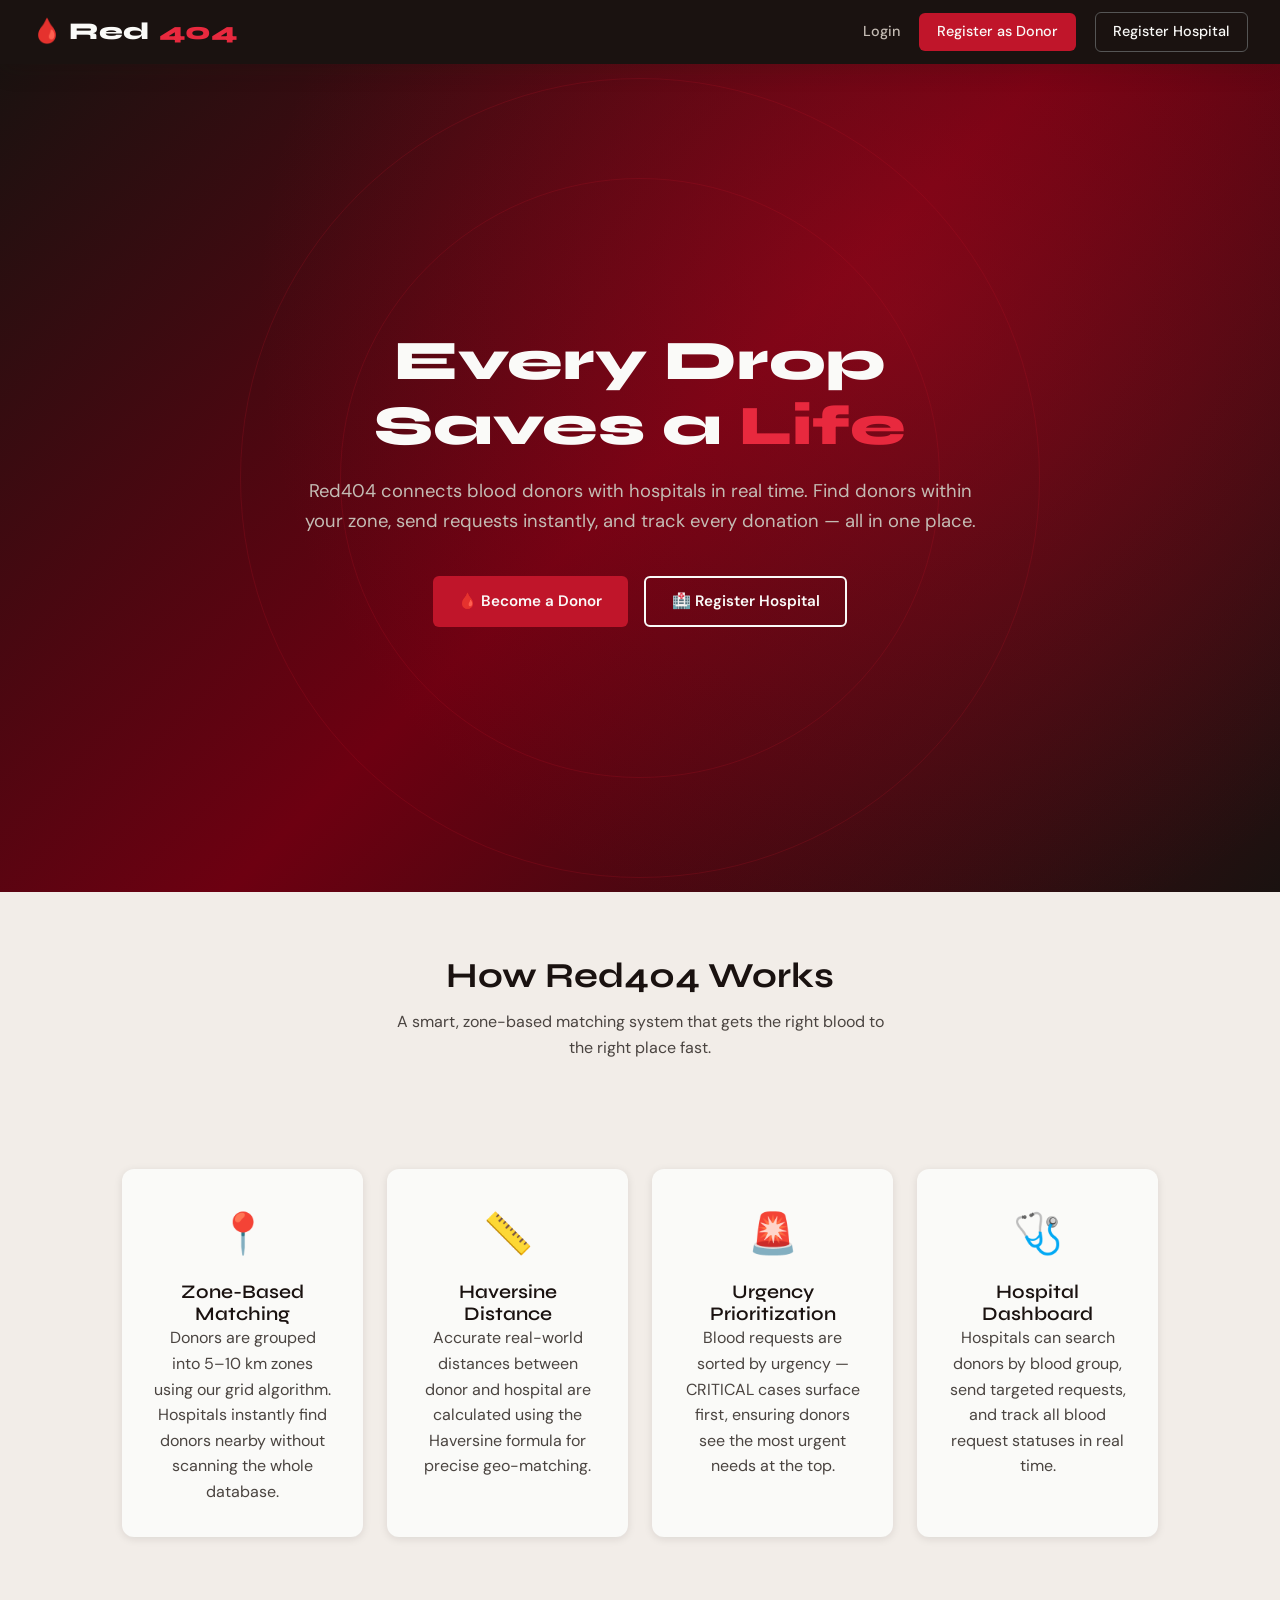
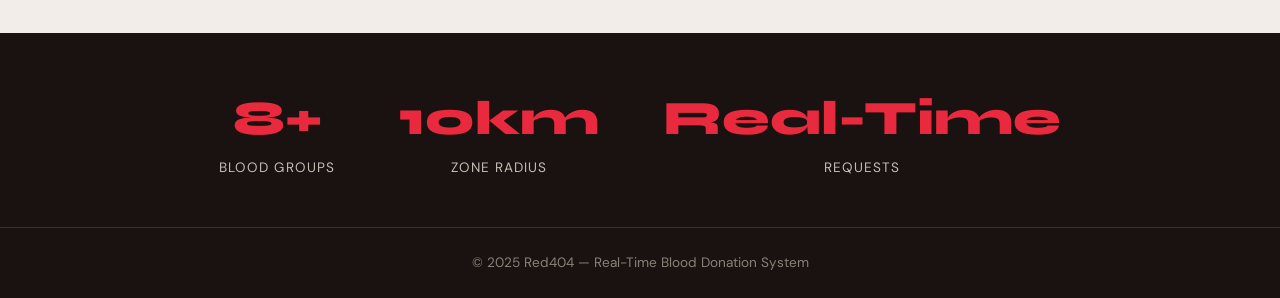
<file: src/main/webapp/index.html>
<!DOCTYPE html>
<html lang="en">
<head>
  <meta charset="UTF-8"/>
  <meta name="viewport" content="width=device-width, initial-scale=1.0"/>
  <title>Red404 — Real-Time Blood Donation</title>
  <link rel="stylesheet" href="css/style.css"/>
</head>
<body>

<!-- ── Navbar ── -->
<nav class="navbar">
  <div class="navbar-brand">🩸 Red<span class="dot">404</span></div>
  <div class="navbar-links">
    <a href="login.html">Login</a>
    <a href="register-donor.html" class="btn-nav">Register as Donor</a>
    <a href="register-hospital.html" class="btn-nav" style="background:var(--dark);border:1.5px solid #555;">Register Hospital</a>
  </div>
</nav>

<!-- ── Hero ── -->
<section class="hero">
  <div class="pulse-ring"></div>
  <div class="pulse-ring"></div>
  <div class="hero-content">
    <h1>Every Drop<br/>Saves a <span>Life</span></h1>
    <p>Red404 connects blood donors with hospitals in real time. Find donors within your zone, send requests instantly, and track every donation — all in one place.</p>
    <div class="hero-buttons">
      <a href="register-donor.html" class="btn btn-primary">🩸 Become a Donor</a>
      <a href="register-hospital.html" class="btn btn-outline" style="border-color:var(--white);color:var(--white);">🏥 Register Hospital</a>
    </div>
  </div>
</section>

<!-- ── Features ── -->
<section style="background: var(--off-white); padding: 1rem 0;">
  <div style="text-align:center;padding:3rem 2rem 1rem;">
    <h2>How Red404 Works</h2>
    <p style="max-width:500px;margin:.8rem auto;">A smart, zone-based matching system that gets the right blood to the right place fast.</p>
  </div>
  <div class="features">
    <div class="feature-card">
      <div class="feature-icon">📍</div>
      <h3>Zone-Based Matching</h3>
      <p>Donors are grouped into 5–10 km zones using our grid algorithm. Hospitals instantly find donors nearby without scanning the whole database.</p>
    </div>
    <div class="feature-card">
      <div class="feature-icon">📏</div>
      <h3>Haversine Distance</h3>
      <p>Accurate real-world distances between donor and hospital are calculated using the Haversine formula for precise geo-matching.</p>
    </div>
    <div class="feature-card">
      <div class="feature-icon">🚨</div>
      <h3>Urgency Prioritization</h3>
      <p>Blood requests are sorted by urgency — CRITICAL cases surface first, ensuring donors see the most urgent needs at the top.</p>
    </div>
    <div class="feature-card">
      <div class="feature-icon">🩺</div>
      <h3>Hospital Dashboard</h3>
      <p>Hospitals can search donors by blood group, send targeted requests, and track all blood request statuses in real time.</p>
    </div>
  </div>
</section>

<!-- ── Stats Banner ── -->
<section style="background:var(--dark);padding:3rem 2rem;text-align:center;">
  <div style="display:flex;justify-content:center;gap:4rem;flex-wrap:wrap;">
    <div>
      <div style="font-family:'Syne',sans-serif;font-size:3rem;font-weight:800;color:var(--red-light);">8+</div>
      <div style="color:var(--gray-300);font-size:0.85rem;text-transform:uppercase;letter-spacing:.08em;">Blood Groups</div>
    </div>
    <div>
      <div style="font-family:'Syne',sans-serif;font-size:3rem;font-weight:800;color:var(--red-light);">10km</div>
      <div style="color:var(--gray-300);font-size:0.85rem;text-transform:uppercase;letter-spacing:.08em;">Zone Radius</div>
    </div>
    <div>
      <div style="font-family:'Syne',sans-serif;font-size:3rem;font-weight:800;color:var(--red-light);">Real-Time</div>
      <div style="color:var(--gray-300);font-size:0.85rem;text-transform:uppercase;letter-spacing:.08em;">Requests</div>
    </div>
  </div>
</section>

<footer style="background:var(--dark);padding:1.5rem 2rem;text-align:center;border-top:1px solid #333;">
  <p style="color:var(--gray-500);font-size:0.85rem;">© 2025 Red404 — Real-Time Blood Donation System</p>
</footer>

</body>
</html>
</file>
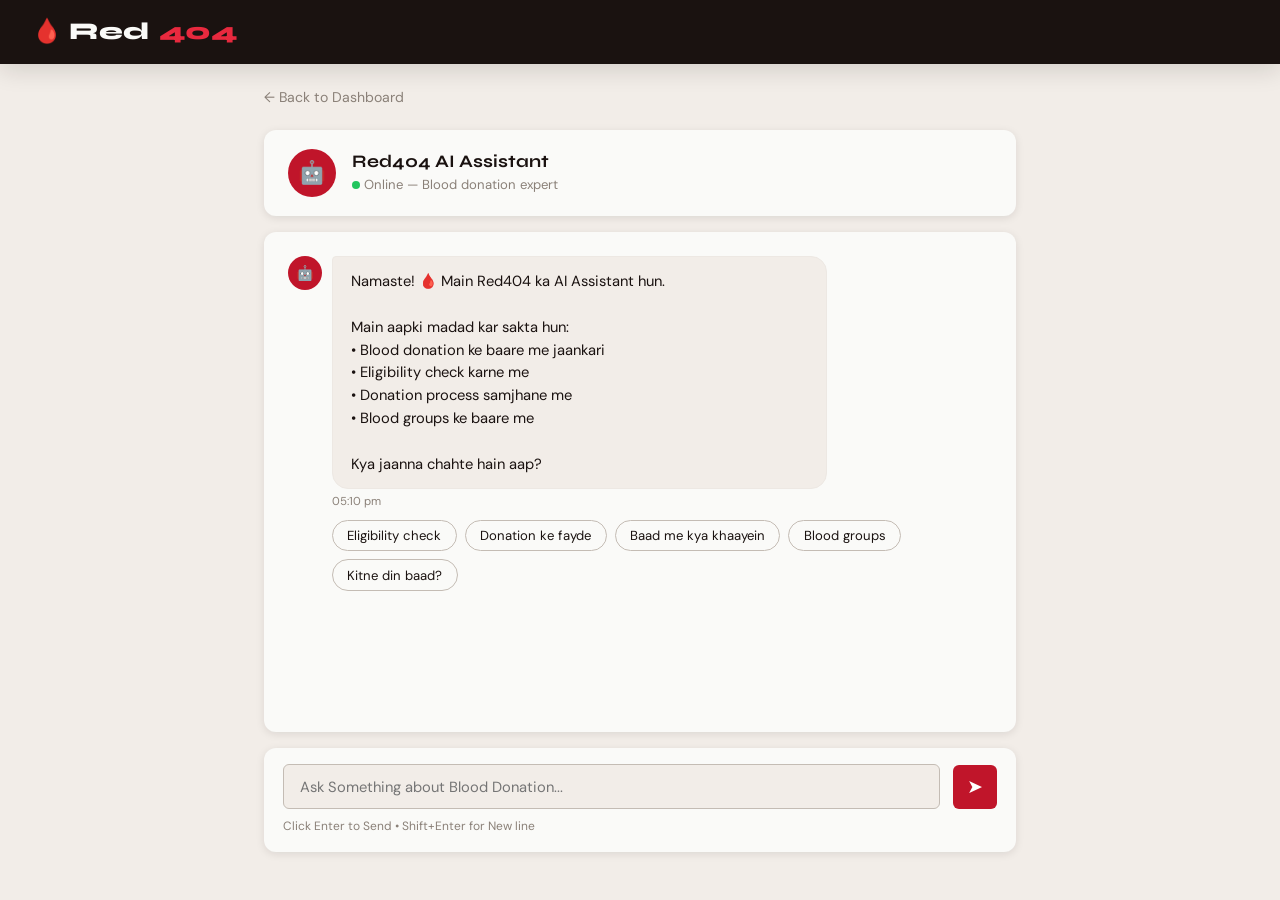
<file: src/main/webapp/chatbot.html>
<!DOCTYPE html>
<html lang="en">
<head>
  <meta charset="UTF-8"/>
  <meta name="viewport" content="width=device-width, initial-scale=1.0"/>
  <title>Red404 AI Assistant</title>
  <link rel="stylesheet" href="css/style.css"/>
  <style>
    .chat-page {
      min-height: 100vh;
      display: flex;
      flex-direction: column;
      background: var(--off-white);
    }
    .chat-container {
      flex: 1;
      max-width: 800px;
      width: 100%;
      margin: 0 auto;
      padding: 1.5rem;
      display: flex;
      flex-direction: column;
      gap: 1rem;
    }
    .chat-header {
      background: var(--white);
      border-radius: var(--radius);
      padding: 1.2rem 1.5rem;
      display: flex;
      align-items: center;
      gap: 1rem;
      box-shadow: var(--shadow-sm);
    }
    .chat-header .bot-avatar {
      width: 48px; height: 48px;
      background: var(--red);
      border-radius: 50%;
      display: flex; align-items: center; justify-content: center;
      font-size: 1.4rem;
    }
    .chat-header h2 { font-size: 1.1rem; margin-bottom: 2px; }
    .chat-header p  { font-size: 0.82rem; color: var(--gray-500); margin: 0; }
    .online-dot {
      width: 8px; height: 8px;
      background: #22c55e;
      border-radius: 50%;
      display: inline-block;
      margin-right: 4px;
    }

    .chat-messages {
      flex: 1;
      background: var(--white);
      border-radius: var(--radius);
      padding: 1.5rem;
      min-height: 420px;
      max-height: 500px;
      overflow-y: auto;
      display: flex;
      flex-direction: column;
      gap: 1rem;
      box-shadow: var(--shadow-sm);
    }

    .message {
      display: flex;
      gap: 10px;
      align-items: flex-start;
      animation: fadeIn 0.3s ease;
    }
    @keyframes fadeIn { from { opacity:0; transform:translateY(8px); } to { opacity:1; transform:translateY(0); } }

    .message.user { flex-direction: row-reverse; }

    .msg-avatar {
      width: 34px; height: 34px; border-radius: 50%;
      display: flex; align-items: center; justify-content: center;
      font-size: 0.9rem; font-weight: 700; flex-shrink: 0;
    }
    .bot  .msg-avatar { background: var(--red);  color: white; }
    .user .msg-avatar { background: var(--dark); color: white; }

    .msg-bubble {
      max-width: 75%;
      padding: 0.8rem 1.1rem;
      border-radius: 16px;
      font-size: 0.92rem;
      line-height: 1.55;
    }
    .bot  .msg-bubble {
      background: var(--off-white);
      border: 1px solid var(--gray-100);
      border-top-left-radius: 4px;
      color: var(--dark);
    }
    .user .msg-bubble {
      background: var(--red);
      color: white;
      border-top-right-radius: 4px;
    }
    .msg-time {
      font-size: 0.72rem;
      color: var(--gray-500);
      margin-top: 4px;
      display: block;
    }
    .user .msg-time { text-align: right; }

    /* Typing indicator */
    .typing .msg-bubble {
      display: flex; gap: 5px; align-items: center;
      padding: 0.9rem 1.2rem;
    }
    .typing-dot {
      width: 7px; height: 7px;
      background: var(--gray-500);
      border-radius: 50%;
      animation: typingBounce 1.2s infinite;
    }
    .typing-dot:nth-child(2) { animation-delay: 0.2s; }
    .typing-dot:nth-child(3) { animation-delay: 0.4s; }
    @keyframes typingBounce {
      0%, 60%, 100% { transform: translateY(0); }
      30% { transform: translateY(-6px); }
    }

    /* Quick questions */
    .quick-questions {
      display: flex; flex-wrap: wrap; gap: 0.5rem;
      margin-top: 0.5rem;
    }
    .quick-btn {
      background: var(--white);
      border: 1.5px solid var(--gray-300);
      border-radius: 999px;
      padding: 0.4rem 0.9rem;
      font-size: 0.82rem;
      cursor: pointer;
      transition: all 0.2s;
      color: var(--dark);
      font-family: 'DM Sans', sans-serif;
    }
    .quick-btn:hover {
      border-color: var(--red);
      color: var(--red);
      background: #FEE2E2;
    }

    /* Input area */
    .chat-input-area {
      background: var(--white);
      border-radius: var(--radius);
      padding: 1rem 1.2rem;
      box-shadow: var(--shadow-sm);
    }
    .chat-input-row {
      display: flex; gap: 0.8rem; align-items: flex-end;
    }
    .chat-input-row textarea {
      flex: 1;
      border: 1.5px solid var(--gray-300);
      border-radius: var(--radius-sm);
      padding: 0.7rem 1rem;
      font-family: 'DM Sans', sans-serif;
      font-size: 0.92rem;
      resize: none;
      outline: none;
      max-height: 120px;
      transition: border-color 0.2s;
      color: var(--dark);
      background: var(--off-white);
    }
    .chat-input-row textarea:focus { border-color: var(--red); }
    .send-btn {
      width: 44px; height: 44px;
      background: var(--red);
      border: none; border-radius: var(--radius-sm);
      color: white; font-size: 1.2rem;
      cursor: pointer; transition: background 0.2s;
      display: flex; align-items: center; justify-content: center;
      flex-shrink: 0;
    }
    .send-btn:hover { background: var(--red-dark); }
    .send-btn:disabled { background: var(--gray-300); cursor: not-allowed; }

    .input-hint {
      font-size: 0.75rem;
      color: var(--gray-500);
      margin-top: 0.5rem;
    }

    .back-btn {
      display: inline-flex; align-items: center; gap: 6px;
      color: var(--gray-500); font-size: 0.88rem;
      margin-bottom: 0.5rem;
      background: none; border: none; cursor: pointer;
      font-family: 'DM Sans', sans-serif;
      padding: 0;
    }
    .back-btn:hover { color: var(--red); }
  </style>
</head>
<body class="chat-page">

<nav class="navbar">
  <div class="navbar-brand">🩸 Red<span class="dot">404</span></div>
  <div class="navbar-links">
    <span id="nav-name" style="color:var(--gray-300);font-size:.9rem;"></span>
  </div>
</nav>

<div class="chat-container">

  <!-- Back Button -->
  <button class="back-btn" onclick="goBack()">← Back to Dashboard</button>

  <!-- Chat Header -->
  <div class="chat-header">
    <div class="bot-avatar">🤖</div>
    <div>
      <h2>Red404 AI Assistant</h2>
      <p><span class="online-dot"></span>Online — Blood donation expert</p>
    </div>
  </div>

  <!-- Messages -->
  <div class="chat-messages" id="chat-messages">
    <!-- Welcome message -->
    <div class="message bot">
      <div class="msg-avatar">🤖</div>
      <div>
        <div class="msg-bubble">
          Namaste! 🩸 Main Red404 ka AI Assistant hun.<br/><br/>
          Main aapki madad kar sakta hun:<br/>
          • Blood donation ke baare me jaankari<br/>
          • Eligibility check karne me<br/>
          • Donation process samjhane me<br/>
          • Blood groups ke baare me<br/><br/>
          Kya jaanna chahte hain aap?
        </div>
        <span class="msg-time" id="welcome-time"></span>
        <!-- Quick Questions -->
        <div class="quick-questions">
          <button class="quick-btn" onclick="sendQuick('Kya mai blood donate kar sakta hun?')">Eligibility check</button>
          <button class="quick-btn" onclick="sendQuick('Blood donation ke fayde kya hain?')">Donation ke fayde</button>
          <button class="quick-btn" onclick="sendQuick('Donate karne ke baad kya khaana chahiye?')">Baad me kya khaayein</button>
          <button class="quick-btn" onclick="sendQuick('O+ blood group ke baare me batao')">Blood groups</button>
          <button class="quick-btn" onclick="sendQuick('Kitne din baad dobara donate kar sakte hain?')">Kitne din baad?</button>
        </div>
      </div>
    </div>
  </div>

  <!-- Input Area -->
  <div class="chat-input-area">
    <div class="chat-input-row">
      <textarea
        id="user-input"
        rows="1"
        placeholder="Ask Something about Blood Donation..."
        onkeydown="handleKey(event)"
        oninput="autoResize(this)"
      ></textarea>
      <button class="send-btn" id="send-btn" onclick="sendMessage()">➤</button>
    </div>
    <p class="input-hint">Click Enter to Send • Shift+Enter for New line</p>
  </div>

</div>

<script src="js/auth.js"></script>
<script>
  // ── YOUR GROQ API KEY  ──────────────────────────
  const GROQ_API_KEY = 'My groq API KEY is here';
  const GROQ_MODEL = 'openai/gpt-oss-120b';
  const GROQ_URL     = 'https://api.groq.com/openai/v1/chat/completions';

  // ── System prompt ────────────────────
  const SYSTEM_PROMPT = `Tu Red404 ka AI Assistant hai — ek real-time blood donation system.
Tu sirf blood donation, blood groups, health, aur Red404 platform se related sawaalon ke jawaab deta hai.
Agar koi aur topic poocha jaye to politely kehta hai ki main sirf blood donation ke baare me help kar sakta hun.

Tere paas ye jaankari hai:
- Blood donation eligibility: 18-65 saal, weight 50kg+, healthy hona chahiye
- Dobara donate karne ka time: Male = 90 din, Female = 120 din
- Ek baar me 350-450ml blood leta hai
- Donation ke baad: paani zyada piyo, iron-rich khana khao, heavy exercise mat karo 24 ghante
- Blood groups: A+, A-, B+, B-, AB+, AB-, O+, O- — O- universal donor, AB+ universal recipient
- Red404 me donor register kar sakte hain, hospital blood request bhej sakta hai
- Zone-based matching: 5-10km radius me donors dhundhe jaate hain

Hinglish me baat kar (Hindi + English mix) — friendly aur helpful tone rakho.
Short aur clear jawab do — zyada lamba mat likho.`;

  // ── Conversation history ──────────────────────────────────────
  const messages = [];

  // ── Init ─────────────────────────────────────────────────────
  document.getElementById('welcome-time').textContent = getTime();
  const user = Auth.getUser();
  if (user.name) document.getElementById('nav-name').textContent = user.name;

  // ── Go back to dashboard ──────────────────────────────────────
  function goBack() {
    const type = sessionStorage.getItem('userType');
    window.location.href = type === 'DONOR' ? 'donor-dashboard.html' : 'hospital-dashboard.html';
  }

  // ── Send quick question ───────────────────────────────────────
  function sendQuick(text) {
    document.getElementById('user-input').value = text;
    sendMessage();
  }

  // ── Handle Enter key ──────────────────────────────────────────
  function handleKey(e) {
    if (e.key === 'Enter' && !e.shiftKey) {
      e.preventDefault();
      sendMessage();
    }
  }

  // ── Auto resize textarea ──────────────────────────────────────
  function autoResize(el) {
    el.style.height = 'auto';
    el.style.height = Math.min(el.scrollHeight, 120) + 'px';
  }

  // ── Main send function ────────────────────────────────────────
  async function sendMessage() {
    const input   = document.getElementById('user-input');
    const sendBtn = document.getElementById('send-btn');
    const text    = input.value.trim();
    if (!text) return;

    // Add user message to UI
    addMessage('user', text);
    input.value = '';
    input.style.height = 'auto';
    sendBtn.disabled = true;

    // Add to history
    messages.push({ role: 'user', content: text });

    // Show typing indicator
    const typingId = showTyping();

    try {
      const response = await fetch(GROQ_URL, {
        method: 'POST',
        headers: {
          'Content-Type':  'application/json',
          'Authorization': `Bearer ${GROQ_API_KEY}`
        },
        body: JSON.stringify({
          model:    GROQ_MODEL,
          messages: [
            { role: 'system', content: SYSTEM_PROMPT },
            ...messages
          ],
          max_tokens:  500,
          temperature: 0.7
        })
      });

      const data = await response.json();

      if (response.ok) {
        const reply = data.choices[0].message.content;
        messages.push({ role: 'assistant', content: reply });
        removeTyping(typingId);
        addMessage('bot', reply);
      } else {
        removeTyping(typingId);
        addMessage('bot', '❌ Error occured. try again later.');
        console.error('Groq error:', data);
      }
    } catch(err) {
      removeTyping(typingId);
      addMessage('bot', '❌ Network error. Check your internet connection.');
      console.error(err);
    } finally {
      sendBtn.disabled = false;
      input.focus();
    }
  }

  // ── Add message to chat ───────────────────────────────────────
  function addMessage(type, text) {
    const container = document.getElementById('chat-messages');
    const div = document.createElement('div');
    div.className = `message ${type}`;

    const avatar = type === 'bot' ? '🤖' : (Auth.getUser().name || 'U').charAt(0).toUpperCase();

    div.innerHTML = `
      <div class="msg-avatar">${avatar}</div>
      <div>
        <div class="msg-bubble">${formatText(text)}</div>
        <span class="msg-time">${getTime()}</span>
      </div>`;

    container.appendChild(div);
    container.scrollTop = container.scrollHeight;
  }

  // ── Typing indicator ──────────────────────────────────────────
  function showTyping() {
    const id = 'typing-' + Date.now();
    const container = document.getElementById('chat-messages');
    const div = document.createElement('div');
    div.className = 'message bot typing';
    div.id = id;
    div.innerHTML = `
      <div class="msg-avatar">🤖</div>
      <div class="msg-bubble">
        <div class="typing-dot"></div>
        <div class="typing-dot"></div>
        <div class="typing-dot"></div>
      </div>`;
    container.appendChild(div);
    container.scrollTop = container.scrollHeight;
    return id;
  }

  function removeTyping(id) {
    const el = document.getElementById(id);
    if (el) el.remove();
  }

  // ── Format text — newlines to <br> ───────────────────────────
  function formatText(text) {
    return text
      .replace(/&/g, '&amp;')
      .replace(/</g, '&lt;')
      .replace(/>/g, '&gt;')
      .replace(/\n/g, '<br/>')
      .replace(/\*\*(.*?)\*\*/g, '<strong>$1</strong>');
  }

  // ── Get current time ──────────────────────────────────────────
  function getTime() {
    return new Date().toLocaleTimeString('en-IN', { hour: '2-digit', minute: '2-digit' });
  }
</script>
</body>
</html>
</file>
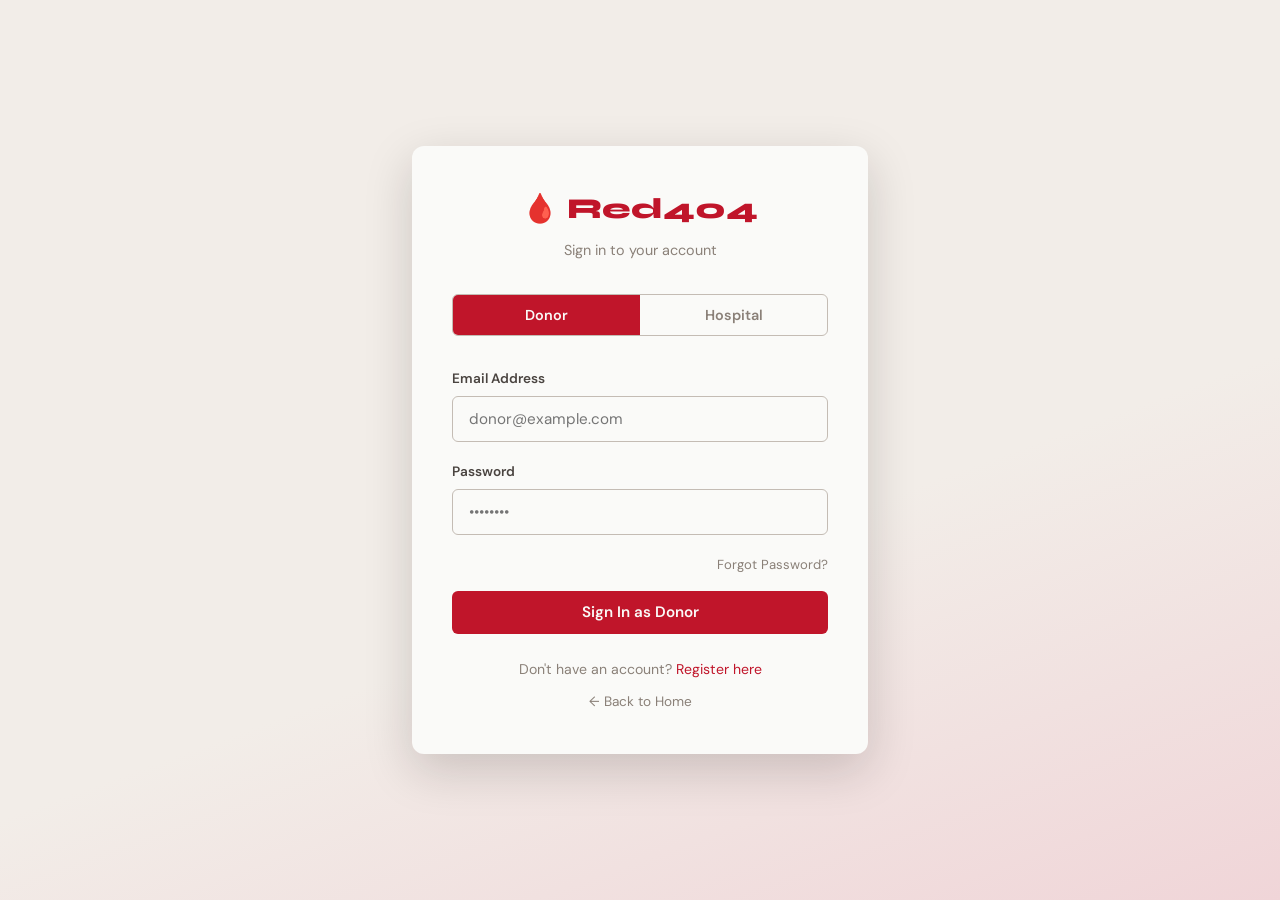
<file: src/main/webapp/donor-dashboard.html>
<!DOCTYPE html>
<html lang="en">
<head>
  <meta charset="UTF-8"/>
  <meta name="viewport" content="width=device-width, initial-scale=1.0"/>
  <title>Donor Dashboard — Red404</title>
  <link rel="stylesheet" href="css/style.css"/>
  <script src="js/auth.js"></script>
</head>
<body>

<!-- ── Navbar ── -->
<nav class="navbar">
  <div class="navbar-brand">🩸 Red<span class="dot">404</span></div>
  <div class="navbar-links">
    <a href="chatbot.html" class="btn-nav" style="background:var(--gray-700);">🤖 AI Assistant</a>
    <span id="nav-name" style="color:var(--gray-300);font-size:0.9rem;"></span>
    <button onclick="logout()" class="btn-nav" style="background:transparent;border:1.5px solid #555;color:var(--gray-300);padding:.4rem 1rem;border-radius:6px;cursor:pointer;font-size:.85rem;">Logout</button>
  </div>
</nav>

<div class="dashboard-layout">

  <!-- ── Sidebar ── -->
  <aside class="sidebar">
    <div class="sidebar-user">
      <div class="sidebar-avatar" id="avatar-letter">D</div>
      <div class="sidebar-user-name" id="sidebar-name">Donor</div>
      <div class="sidebar-user-role">Blood Donor</div>
    </div>
    <nav class="sidebar-nav">
      <a href="#" class="active" onclick="show('overview',this)"><span class="icon">📊</span><span>Overview</span></a>
      <a href="#" onclick="show('requests',this)"><span class="icon">🩸</span><span>Requests</span></a>
      <a href="#" onclick="show('profile',this)"><span class="icon">👤</span><span>My Profile</span></a>
      <a href="#" onclick="show('password',this)"><span class="icon">🔒</span><span>Password</span></a>
    </nav>
  </aside>

  <!-- ── Main ── -->
  <main class="main-content">

    <!-- Overview -->
    <section id="sec-overview" class="tab-section active">
      <div class="page-header">
        <h2 id="welcome-name">Welcome back!</h2>
        <p>Your donation activity and stats</p>
      </div>
      <div class="stats-grid" id="stats-grid">
        <div class="stat-card"><div class="stat-value" id="stat-fulfilled">—</div><div class="stat-label">Donations</div></div>
        <div class="stat-card"><div class="stat-value" id="stat-pending">—</div><div class="stat-label">Pending</div></div>
        <div class="stat-card"><div class="stat-value" id="stat-accepted">—</div><div class="stat-label">Accepted</div></div>
        <div class="stat-card"><div class="stat-value" id="stat-rejected">—</div><div class="stat-label">Declined</div></div>
      </div>
      <div class="card">
        <div class="card-title">🩸 Recent Blood Requests</div>
        <div class="table-wrap" id="overview-requests-wrap">
          <p style="color:var(--gray-500);font-size:.9rem;">Loading...</p>
        </div>
      </div>
    </section>

    <!-- Requests -->
    <section id="sec-requests" class="tab-section">
      <div class="page-header">
        <h2>Blood Requests</h2>
        <p>Sorted by urgency — CRITICAL requests appear first</p>
      </div>
      <div id="alert-requests"></div>
      <div id="requests-list"><p style="color:var(--gray-500);">Loading...</p></div>
    </section>

    <!-- Profile -->
    <section id="sec-profile" class="tab-section">
      <div class="page-header">
        <h2>My Profile</h2>
        <p>Update your personal information</p>
      </div>
      <div class="card" style="max-width:540px;">
        <div id="alert-profile"></div>
        <form onsubmit="updateProfile(event)">
          <div class="form-group">
            <label>Full Name</label>
            <input type="text" id="p-name" class="form-control" required/>
          </div>
          <div class="form-group">
            <label>Phone Number</label>
            <input type="tel" id="p-phone" class="form-control"/>
          </div>
          <div class="form-group">
            <label>Address</label>
            <input type="text" id="p-address" class="form-control"/>
          </div>
          <div class="form-row">
            <div class="form-group">
              <label>Latitude</label>
              <input type="number" id="p-lat" class="form-control" step="any"/>
            </div>
            <div class="form-group">
              <label>Longitude</label>
              <input type="number" id="p-lon" class="form-control" step="any"/>
            </div>
          </div>
          <div class="form-group">
            <label>Availability</label>
            <select id="p-available" class="form-control">
              <option value="true">Available to Donate</option>
              <option value="false">Not Available</option>
            </select>
          </div>
          <button type="submit" class="btn btn-primary" id="profile-btn">Save Changes</button>
        </form>
      </div>
    </section>

    <!-- Password -->
    <section id="sec-password" class="tab-section">
      <div class="page-header">
        <h2>Change Password</h2>
        <p>Keep your account secure</p>
      </div>
      <div class="card" style="max-width:420px;">
        <div id="alert-password"></div>
        <form onsubmit="changePassword(event)">
          <div class="form-group">
            <label>Current Password</label>
            <input type="password" id="pw-current" class="form-control" required/>
          </div>
          <div class="form-group">
            <label>New Password</label>
            <input type="password" id="pw-new" class="form-control" minlength="8" required/>
          </div>
          <div class="form-group">
            <label>Confirm New Password</label>
            <input type="password" id="pw-confirm" class="form-control" required/>
          </div>
          <button type="submit" class="btn btn-primary" id="pw-btn">Update Password</button>
        </form>
      </div>
    </section>

  </main>
</div>

<script src="js/donor.js"></script>
</body>
</html>
</file>
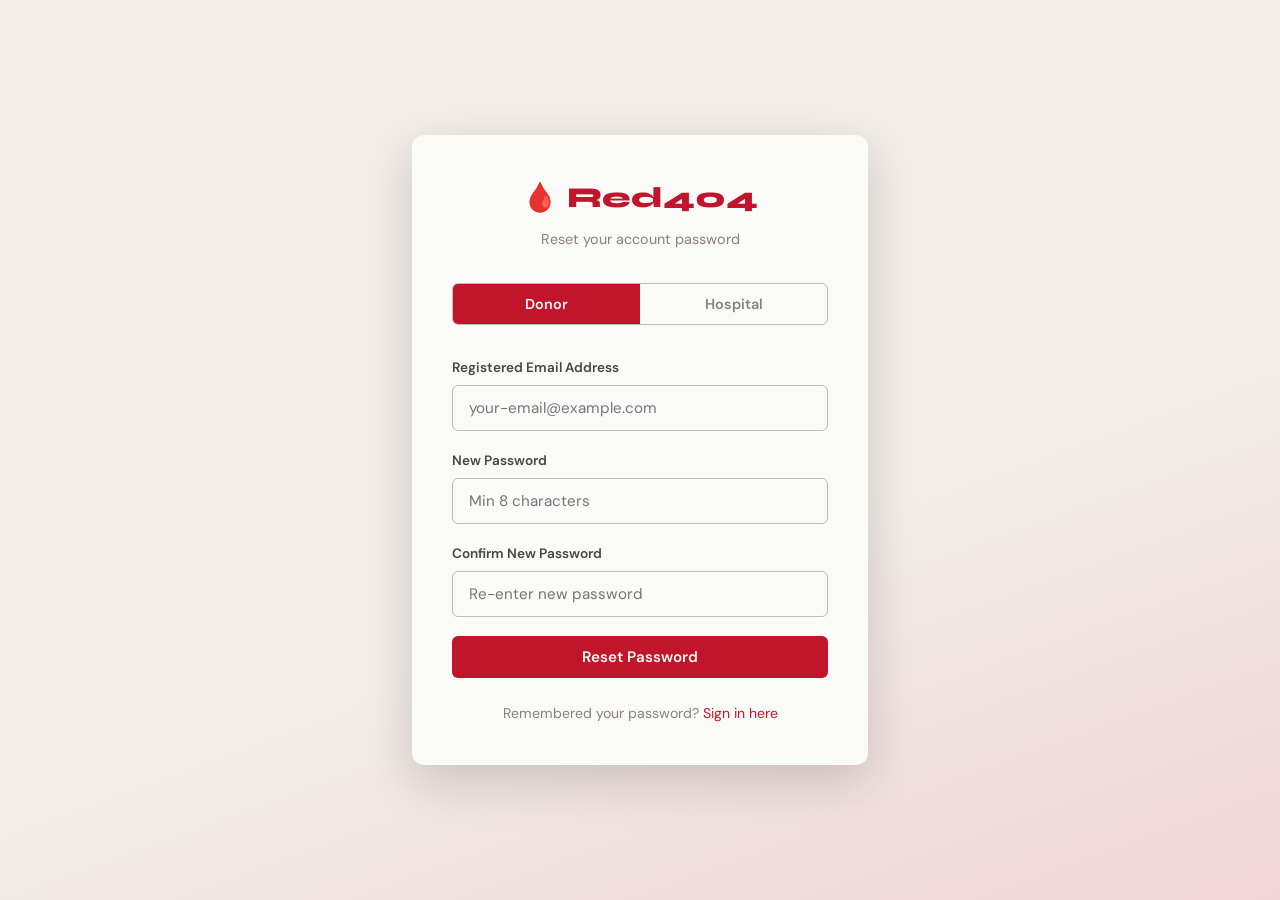
<file: src/main/webapp/forgot-password.html>
<!DOCTYPE html>
<html lang="en">
<head>
  <meta charset="UTF-8"/>
  <meta name="viewport" content="width=device-width, initial-scale=1.0"/>
  <title>Reset Password — Red404</title>
  <link rel="stylesheet" href="css/style.css"/>
  <script src="js/auth.js" defer></script>
</head>
<body class="auth-page">

<div class="auth-box">
  <div class="auth-card">
    <div class="auth-header">
      <div class="logo">🩸 Red404</div>
      <p style="color:var(--gray-500);font-size:0.9rem;">Reset your account password</p>
    </div>

    <div class="auth-tabs">
      <button class="auth-tab active" onclick="switchType('donor')">Donor</button>
      <button class="auth-tab" onclick="switchType('hospital')">Hospital</button>
    </div>

    <div id="alert-box"></div>

    <form id="reset-form" onsubmit="handleReset(event)">
      <div class="form-group">
        <label>Registered Email Address</label>
        <input type="email" id="reset-email" class="form-control" placeholder="your-email@example.com" required/>
      </div>
      <div class="form-group">
        <label>New Password</label>
        <input type="password" id="reset-password" class="form-control" placeholder="Min 8 characters" minlength="8" required/>
      </div>
      <div class="form-group">
        <label>Confirm New Password</label>
        <input type="password" id="reset-confirm" class="form-control" placeholder="Re-enter new password" required/>
      </div>
      
      <button type="submit" class="btn btn-primary" style="width:100%;justify-content:center;" id="reset-btn">
        Reset Password
      </button>
    </form>

    <div style="text-align:center;margin-top:1.5rem;font-size:0.88rem;color:var(--gray-500);">
      Remembered your password?
      <a href="login.html">Sign in here</a>
    </div>
  </div>
</div>

<script>
  let currentType = 'donor';

  // Toggle between Donor and Hospital tabs
  function switchType(type) {
    currentType = type;
    document.querySelectorAll('.auth-tab').forEach((t, i) =>
      t.classList.toggle('active', (i === 0 && type === 'donor') || (i === 1 && type === 'hospital'))
    );
    
    // UI layout adaptations matching the selected role
    const btn = document.getElementById('reset-btn');
    if (type === 'hospital') {
      btn.className = 'btn btn-secondary';
    } else {
      btn.className = 'btn btn-primary';
    }
    document.getElementById('alert-box').innerHTML = '';
  }

  async function handleReset(e) {
    e.preventDefault();
    
    const email    = document.getElementById('reset-email').value.trim();
    const password = document.getElementById('reset-password').value;
    const confirm  = document.getElementById('reset-confirm').value;

    // Frontend Validations using auth.js helpers
    if (!Validate.email(email)) {
      showAlert('alert-box', 'Please enter a valid email address.', 'error');
      return;
    }
    if (!Validate.passwordsMatch(password, confirm)) {
      showAlert('alert-box', 'Passwords do not match.', 'error');
      return;
    }

    setButtonLoading('reset-btn', true, 'Reset Password');
    
    try {
      // Direct pass to the dynamic auth endpoint
      const { ok, data } = await API.post(`/api/auth/${currentType}/forgot-password`, { email, password });
      
      if (ok) {
        showAlert('alert-box', 'Password reset successfully! Redirecting to login...', 'success');
        setTimeout(() => {
          window.location.href = 'login.html';
        }, 2000);
      } else {
        showAlert('alert-box', data.error || 'Failed to reset password. Email not found.', 'error');
      }
    } catch(err) {
      showAlert('alert-box', 'Network error. Please try again later.', 'error');
    } finally {
      setButtonLoading('reset-btn', false, 'Reset Password');
    }
  }
</script>
</body>
</html>
</file>
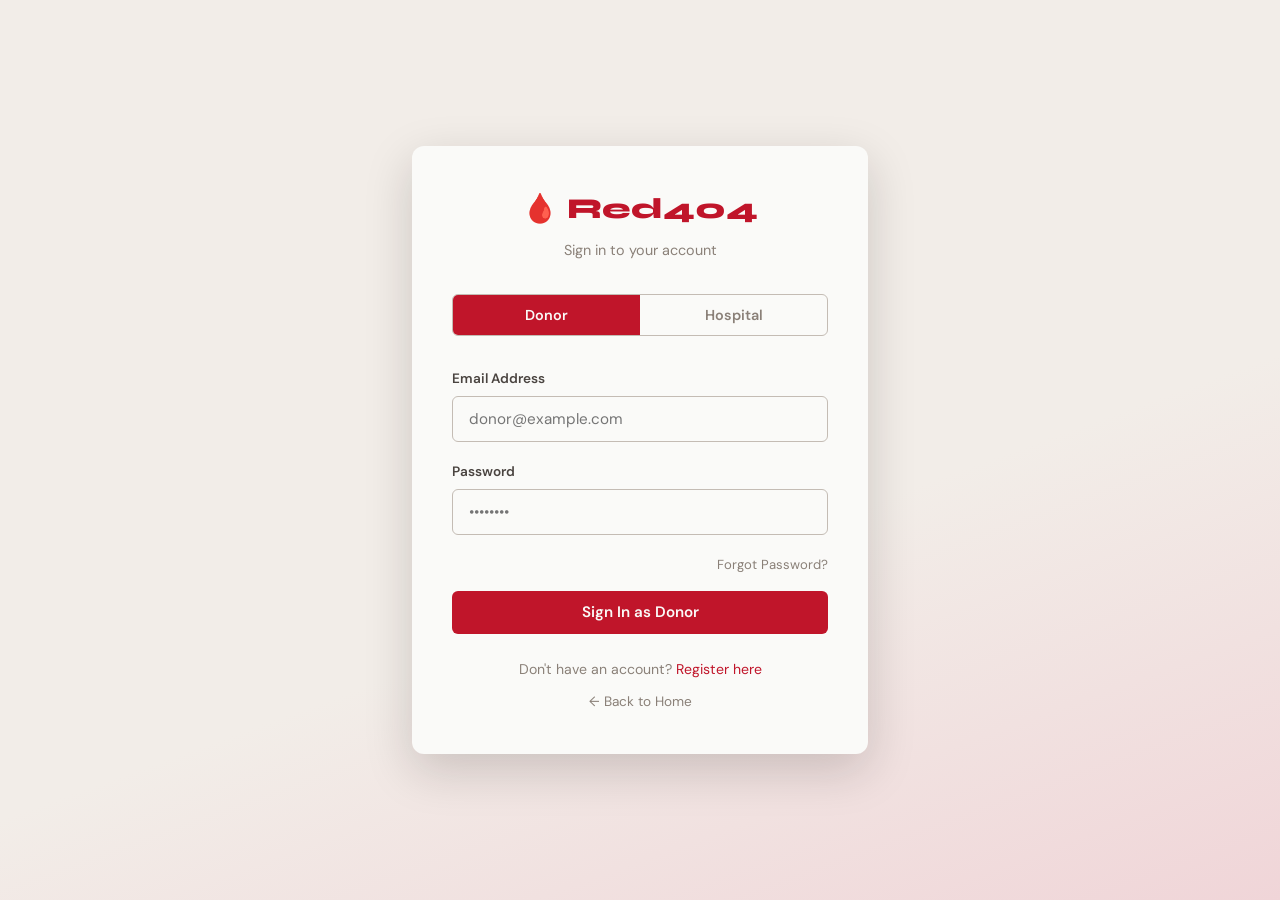
<file: src/main/webapp/login.html>
<!DOCTYPE html>
<html lang="en">
<head>
  <meta charset="UTF-8"/>
  <meta name="viewport" content="width=device-width, initial-scale=1.0"/>
  <title>Login — Red404</title>
  <link rel="stylesheet" href="css/style.css"/>
  <style>
    .forgot-link {
      display: block;
      text-align: right;
      font-size: 0.82rem;
      color: var(--gray-500);
      text-decoration: none;
      margin-top: 6px;
      margin-bottom: 16px;
      transition: color 0.2s;
    }
    .forgot-link:hover {
      color: var(--red);
    }
  </style>
  <script src="js/auth.js" defer></script>
</head>
<body class="auth-page">

<div class="auth-box">
  <div class="auth-card">
    <div class="auth-header">
      <div class="logo">🩸 Red404</div>
      <p style="color:var(--gray-500);font-size:0.9rem;">Sign in to your account</p>
    </div>

    <!-- Type Tabs -->
    <div class="auth-tabs">
      <button class="auth-tab active" onclick="switchType('donor')">Donor</button>
      <button class="auth-tab" onclick="switchType('hospital')">Hospital</button>
    </div>

    <div id="alert-box"></div>

    <!-- Donor Login Form -->
    <form id="donor-form" onsubmit="login(event,'donor')">
      <div class="form-group">
        <label>Email Address</label>
        <input type="email" id="d-email" class="form-control" placeholder="donor@example.com" required/>
      </div>
      <div class="form-group">
        <label>Password</label>
        <input type="password" id="d-password" class="form-control" placeholder="••••••••" required/>
      </div>
      
      <a href="forgot-password.html" class="forgot-link">Forgot Password?</a>

      <button type="submit" class="btn btn-primary" style="width:100%;justify-content:center;" id="d-btn">
        Sign In as Donor
      </button>
    </form>

    <!-- Hospital Login Form -->
    <form id="hospital-form" style="display:none;" onsubmit="login(event,'hospital')">
      <div class="form-group">
        <label>Hospital Email</label>
        <input type="email" id="h-email" class="form-control" placeholder="hospital@example.com" required/>
      </div>
      <div class="form-group">
        <label>Password</label>
        <input type="password" id="h-password" class="form-control" placeholder="••••••••" required/>
      </div>

      <a href="forgot-password.html" class="forgot-link">Forgot Password?</a>

      <button type="submit" class="btn btn-secondary" style="width:100%;justify-content:center;" id="h-btn">
        Sign In as Hospital
      </button>
    </form>

    <div style="text-align:center;margin-top:1.5rem;font-size:0.88rem;color:var(--gray-500);">
      Don't have an account?
      <a href="register-donor.html" id="reg-link">Register here</a>
    </div>
    <div style="text-align:center;margin-top:.5rem;">
      <a href="index.html" style="font-size:0.85rem;color:var(--gray-500);">← Back to Home</a>
    </div>
  </div>
</div>

<script>
  let currentType = 'donor';

  function switchType(type) {
    currentType = type;
    document.getElementById('donor-form').style.display    = type === 'donor'    ? '' : 'none';
    document.getElementById('hospital-form').style.display = type === 'hospital' ? '' : 'none';
    document.querySelectorAll('.auth-tab').forEach((t,i) =>
      t.classList.toggle('active', (i===0 && type==='donor') || (i===1 && type==='hospital'))
    );
    document.getElementById('reg-link').href = type === 'donor' ? 'register-donor.html' : 'register-hospital.html';
    document.getElementById('alert-box').innerHTML = '';
  }

  async function login(e, type) {
    e.preventDefault();
    const email    = document.getElementById(type==='donor' ? 'd-email'    : 'h-email').value;
    const password = document.getElementById(type==='donor' ? 'd-password' : 'h-password').value;
    const btnId    = type === 'donor' ? 'd-btn' : 'h-btn';
    const btnText  = type === 'donor' ? 'Sign In as Donor' : 'Sign In as Hospital';

    // Validate fields using auth.js Validate helper
    if (!Validate.email(email)) {
      showAlert('alert-box', 'Please enter a valid email address.', 'error'); return;
    }
    if (!email || !password) {
      showAlert('alert-box', 'Email and password are required.', 'error'); return;
    }

    setButtonLoading(btnId, true, btnText);
    try {
      const { ok, data } = await API.post(`/api/auth/${type}/login`, { email, password });
      if (ok) {
        Auth.saveSession(data);
        window.location.href = type === 'donor' ? 'donor-dashboard.html' : 'hospital-dashboard.html';
      } else {
        showAlert('alert-box', data.error || 'Invalid credentials. Please try again.', 'error');
      }
    } catch(err) {
      showAlert('alert-box', 'Network error. Please try again.', 'error');
    } finally {
      setButtonLoading(btnId, false, btnText);
    }
  }
</script>
</body>
</html>
</file>
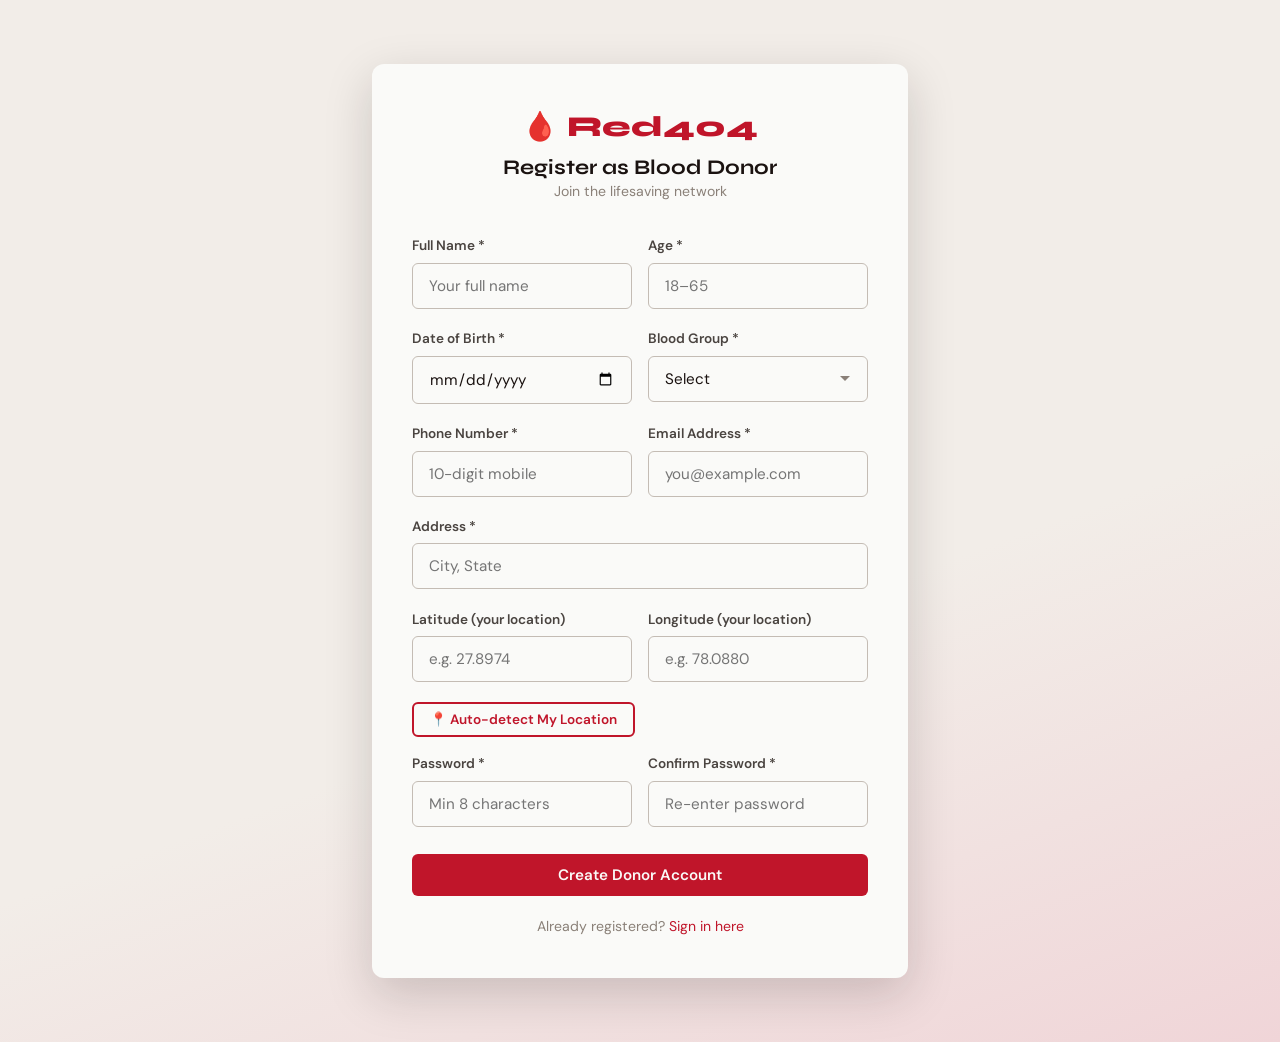
<file: src/main/webapp/register-donor.html>
<!DOCTYPE html>
<html lang="en">
<head>
  <meta charset="UTF-8"/>
  <meta name="viewport" content="width=device-width, initial-scale=1.0"/>
  <title>Donor Registration — Red404</title>
  <link rel="stylesheet" href="css/style.css"/>
  <script src="js/auth.js" defer></script>
</head>
<body class="auth-page" style="align-items:flex-start;padding:2rem 0;">

<div class="auth-box" style="max-width:600px;">
  <div class="auth-card">
    <div class="auth-header">
      <div class="logo">🩸 Red404</div>
      <h2 style="font-size:1.3rem;">Register as Blood Donor</h2>
      <p style="color:var(--gray-500);font-size:0.88rem;">Join the lifesaving network</p>
    </div>

    <div id="alert-box"></div>

    <form id="reg-form" onsubmit="register(event)">
      <div class="form-row">
        <div class="form-group">
          <label>Full Name *</label>
          <input type="text" id="name" class="form-control" placeholder="Your full name" required/>
        </div>
        <div class="form-group">
          <label>Age *</label>
          <input type="number" id="age" class="form-control" placeholder="18–65" min="18" max="65" required/>
        </div>
      </div>
      <div class="form-row">
        <div class="form-group">
          <label>Date of Birth *</label>
          <input type="date" id="dob" class="form-control" required/>
        </div>
        <div class="form-group">
          <label>Blood Group *</label>
          <select id="bloodGroup" class="form-control" required>
            <option value="">Select</option>
            <option>A+</option><option>A-</option>
            <option>B+</option><option>B-</option>
            <option>AB+</option><option>AB-</option>
            <option>O+</option><option>O-</option>
          </select>
        </div>
      </div>
      <div class="form-row">
        <div class="form-group">
          <label>Phone Number *</label>
          <input type="tel" id="phone" class="form-control" placeholder="10-digit mobile" pattern="[0-9]{10}" required/>
        </div>
        <div class="form-group">
          <label>Email Address *</label>
          <input type="email" id="email" class="form-control" placeholder="you@example.com" required/>
        </div>
      </div>
      <div class="form-group">
        <label>Address *</label>
        <input type="text" id="address" class="form-control" placeholder="City, State" required/>
      </div>
      <div class="form-row">
        <div class="form-group">
          <label>Latitude (your location)</label>
          <input type="number" id="lat" class="form-control" step="any" placeholder="e.g. 27.8974" />
        </div>
        <div class="form-group">
          <label>Longitude (your location)</label>
          <input type="number" id="lon" class="form-control" step="any" placeholder="e.g. 78.0880" />
        </div>
      </div>
      <button type="button" class="btn btn-outline btn-sm" onclick="getLocation(event)" style="margin-bottom:1rem;">
        📍 Auto-detect My Location
      </button>
      <div class="form-row">
        <div class="form-group">
          <label>Password *</label>
          <input type="password" id="password" class="form-control" placeholder="Min 8 characters" minlength="8" required/>
        </div>
        <div class="form-group">
          <label>Confirm Password *</label>
          <input type="password" id="confirm" class="form-control" placeholder="Re-enter password" required/>
        </div>
      </div>
      <button type="submit" class="btn btn-primary" style="width:100%;justify-content:center;margin-top:.5rem;" id="reg-btn">
        Create Donor Account
      </button>
    </form>

    <div style="text-align:center;margin-top:1.2rem;font-size:0.88rem;color:var(--gray-500);">
      Already registered? <a href="login.html">Sign in here</a>
    </div>
  </div>
</div>

<script>
  function getLocation(e) {
    const btn = e.target;
    detectLocation('lat', 'lon', btn);  // auth.js helper
  }

  async function register(e) {
    e.preventDefault();

    const fields = {
      name:        document.getElementById('name').value.trim(),
      age:         parseInt(document.getElementById('age').value),
      dob:         document.getElementById('dob').value,
      bloodGroup:  document.getElementById('bloodGroup').value,
      phone:       document.getElementById('phone').value.trim(),
      email:       document.getElementById('email').value.trim(),
      address:     document.getElementById('address').value.trim(),
      password:    document.getElementById('password').value,
      confirm:     document.getElementById('confirm').value
    };

    // Validate using auth.js Validate helper
    const errors = Validate.donorForm(fields);
    if (errors.length > 0) {
      showAlert('alert-box', errors[0], 'error'); return;
    }

    setButtonLoading('reg-btn', true, 'Create Donor Account');

    const payload = {
      name:       fields.name,
      age:        fields.age,
      dob:        fields.dob,
      bloodGroup: fields.bloodGroup,
      phone:      fields.phone,
      email:      fields.email,
      address:    fields.address,
      password:   fields.password,
      latitude:   parseFloat(document.getElementById('lat').value)  || 0,
      longitude:  parseFloat(document.getElementById('lon').value) || 0
    };

    try {
      const { ok, data } = await API.post('/api/auth/donor/register', payload);
      if (ok) {
        Auth.saveSession(data);
        window.location.href = 'donor-dashboard.html';
      } else {
        showAlert('alert-box', data.error || 'Registration failed. Please try again.', 'error');
      }
    } catch(err) {
      showAlert('alert-box', 'Network error. Please check your connection.', 'error');
    } finally {
      setButtonLoading('reg-btn', false, 'Create Donor Account');
    }
  }
</script>
</body>
</html>
</file>
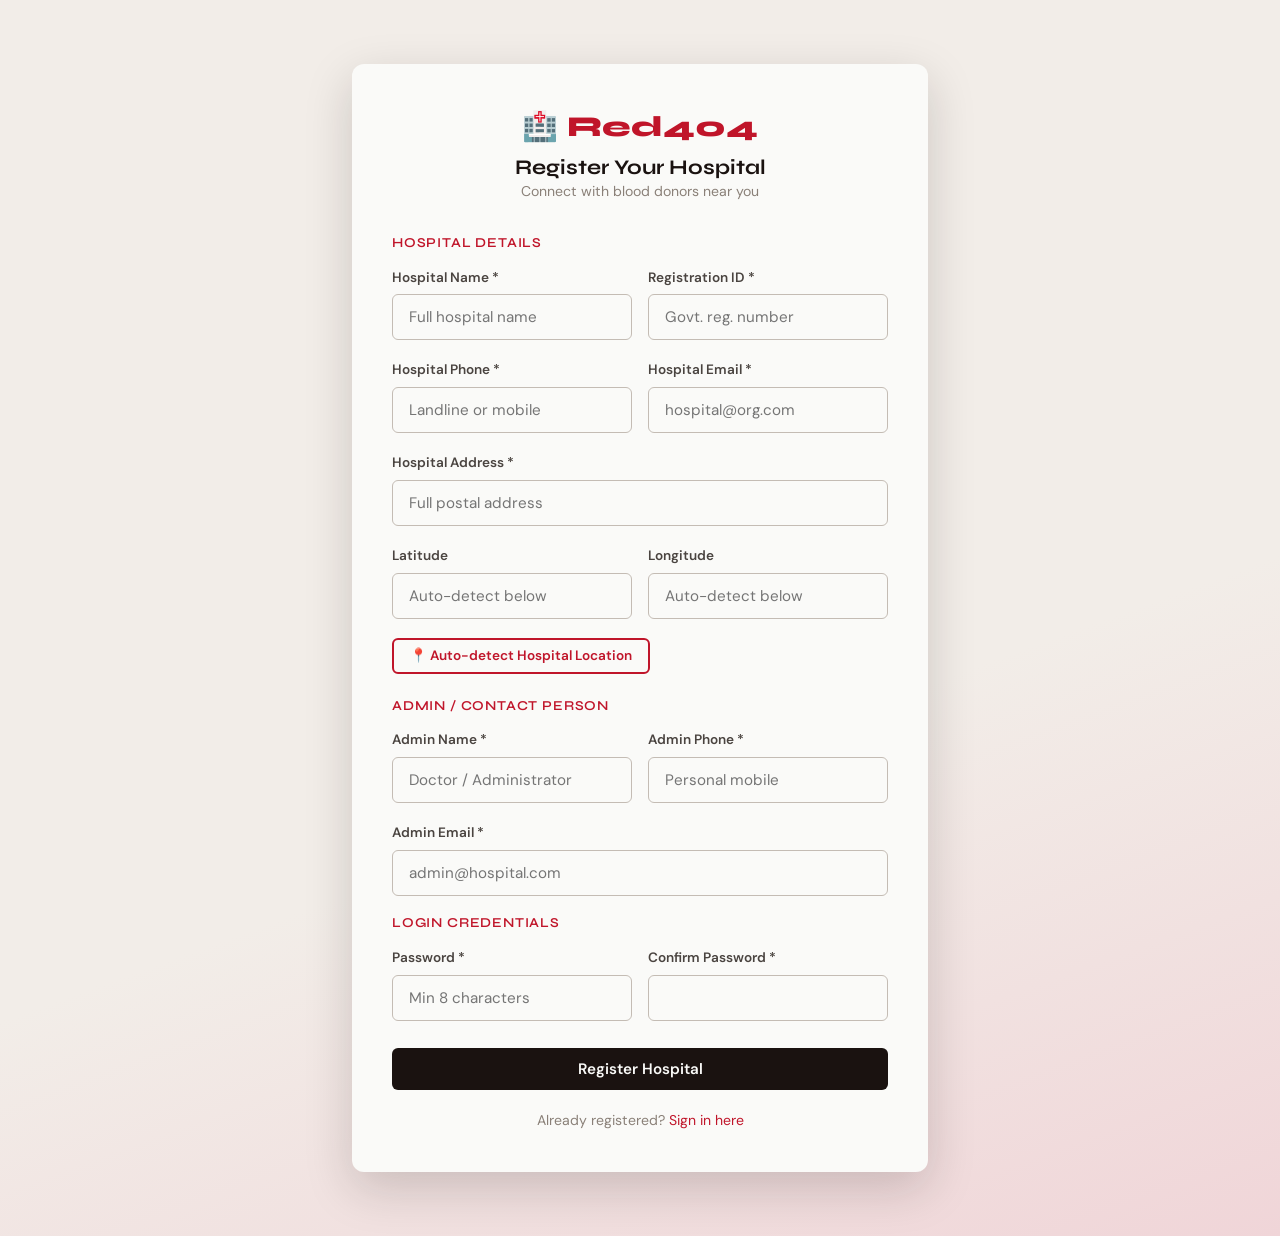
<file: src/main/webapp/register-hospital.html>
<!DOCTYPE html>
<html lang="en">
<head>
  <meta charset="UTF-8"/>
  <meta name="viewport" content="width=device-width, initial-scale=1.0"/>
  <title>Hospital Registration — Red404</title>
  <link rel="stylesheet" href="css/style.css"/>
  <script src="js/auth.js" defer></script>
</head>
<body class="auth-page" style="align-items:flex-start;padding:2rem 0;">

<div class="auth-box" style="max-width:640px;">
  <div class="auth-card">
    <div class="auth-header">
      <div class="logo">🏥 Red404</div>
      <h2 style="font-size:1.3rem;">Register Your Hospital</h2>
      <p style="color:var(--gray-500);font-size:0.88rem;">Connect with blood donors near you</p>
    </div>

    <div id="alert-box"></div>

    <form id="reg-form" onsubmit="register(event)">
      <h3 style="color:var(--red);font-size:0.85rem;text-transform:uppercase;letter-spacing:.06em;margin-bottom:1rem;">Hospital Details</h3>
      <div class="form-row">
        <div class="form-group">
          <label>Hospital Name *</label>
          <input type="text" id="name" class="form-control" placeholder="Full hospital name" required/>
        </div>
        <div class="form-group">
          <label>Registration ID *</label>
          <input type="text" id="regId" class="form-control" placeholder="Govt. reg. number" required/>
        </div>
      </div>
      <div class="form-row">
        <div class="form-group">
          <label>Hospital Phone *</label>
          <input type="tel" id="phone" class="form-control" placeholder="Landline or mobile" required/>
        </div>
        <div class="form-group">
          <label>Hospital Email *</label>
          <input type="email" id="email" class="form-control" placeholder="hospital@org.com" required/>
        </div>
      </div>
      <div class="form-group">
        <label>Hospital Address *</label>
        <input type="text" id="address" class="form-control" placeholder="Full postal address" required/>
      </div>
      <div class="form-row">
        <div class="form-group">
          <label>Latitude</label>
          <input type="number" id="lat" class="form-control" step="any" placeholder="Auto-detect below" />
        </div>
        <div class="form-group">
          <label>Longitude</label>
          <input type="number" id="lon" class="form-control" step="any" placeholder="Auto-detect below" />
        </div>
      </div>
      <button type="button" class="btn btn-outline btn-sm" onclick="getLocation(event)" style="margin-bottom:1.5rem;">
        📍 Auto-detect Hospital Location
      </button>

      <h3 style="color:var(--red);font-size:0.85rem;text-transform:uppercase;letter-spacing:.06em;margin-bottom:1rem;">Admin / Contact Person</h3>
      <div class="form-row">
        <div class="form-group">
          <label>Admin Name *</label>
          <input type="text" id="adminName" class="form-control" placeholder="Doctor / Administrator" required/>
        </div>
        <div class="form-group">
          <label>Admin Phone *</label>
          <input type="tel" id="adminPhone" class="form-control" placeholder="Personal mobile" required/>
        </div>
      </div>
      <div class="form-group">
        <label>Admin Email *</label>
        <input type="email" id="adminEmail" class="form-control" placeholder="admin@hospital.com" required/>
      </div>

      <h3 style="color:var(--red);font-size:0.85rem;text-transform:uppercase;letter-spacing:.06em;margin:.5rem 0 1rem;">Login Credentials</h3>
      <div class="form-row">
        <div class="form-group">
          <label>Password *</label>
          <input type="password" id="password" class="form-control" placeholder="Min 8 characters" minlength="8" required/>
        </div>
        <div class="form-group">
          <label>Confirm Password *</label>
          <input type="password" id="confirm" class="form-control" required/>
        </div>
      </div>

      <button type="submit" class="btn btn-secondary" style="width:100%;justify-content:center;margin-top:.5rem;" id="reg-btn">
        Register Hospital
      </button>
    </form>

    <div style="text-align:center;margin-top:1.2rem;font-size:0.88rem;color:var(--gray-500);">
      Already registered? <a href="login.html">Sign in here</a>
    </div>
  </div>
</div>

<script>
  function getLocation(e) {
    const btn = e.target;
    detectLocation('lat', 'lon', btn);  // auth.js helper
  }

  async function register(e) {
    e.preventDefault();

    const fields = {
      name:           document.getElementById('name').value.trim(),
      registrationId: document.getElementById('regId').value.trim(),
      phone:          document.getElementById('phone').value.trim(),
      email:          document.getElementById('email').value.trim(),
      address:        document.getElementById('address').value.trim(),
      adminName:      document.getElementById('adminName').value.trim(),
      adminPhone:     document.getElementById('adminPhone').value.trim(),
      adminEmail:     document.getElementById('adminEmail').value.trim(),
      password:       document.getElementById('password').value,
      confirm:        document.getElementById('confirm').value
    };

    // Validate using auth.js Validate helper
    const errors = Validate.hospitalForm(fields);
    if (errors.length > 0) {
      showAlert('alert-box', errors[0], 'error'); return;
    }

    setButtonLoading('reg-btn', true, 'Register Hospital');

    const payload = {
      ...fields,
      latitude:  parseFloat(document.getElementById('lat').value)  || 0,
      longitude: parseFloat(document.getElementById('lon').value) || 0
    };
    delete payload.confirm; // don't send confirm to backend

    try {
      const { ok, data } = await API.post('/api/auth/hospital/register', payload);
      if (ok) {
        Auth.saveSession(data);
        window.location.href = 'hospital-dashboard.html';
      } else {
        showAlert('alert-box', data.error || 'Registration failed. Please try again.', 'error');
      }
    } catch(err) {
      showAlert('alert-box', 'Network error. Please check your connection.', 'error');
    } finally {
      setButtonLoading('reg-btn', false, 'Register Hospital');
    }
  }
</script>
</body>
</html>
</file>
<file: src/main/webapp/css/style.css>
/* ============================================================
   RED404 — Global Stylesheet
   Theme: Urgent medical, deep crimson + white + charcoal
   Fonts: Syne (display) + DM Sans (body)
   ============================================================ */

@import url('https://fonts.googleapis.com/css2?family=Syne:wght@400;600;700;800&family=DM+Sans:wght@300;400;500;600&display=swap');

/* ── CSS Variables ─────────────────────────────────────────── */
:root {
  --red:       #C0152A;
  --red-dark:  #8B0D1C;
  --red-light: #E8293E;
  --crimson:   #6D0011;
  --white:     #FAFAF8;
  --off-white: #F2EDE8;
  --gray-100:  #EDE8E3;
  --gray-300:  #C4BCB4;
  --gray-500:  #8A8078;
  --gray-700:  #4A4440;
  --dark:      #1A1210;
  --success:   #2A7A4B;
  --warning:   #C07010;
  --info:      #1A5F8A;
  --shadow-sm: 0 2px 8px rgba(26,18,16,0.10);
  --shadow-md: 0 6px 24px rgba(26,18,16,0.14);
  --shadow-lg: 0 16px 48px rgba(26,18,16,0.18);
  --radius:    12px;
  --radius-sm: 6px;
  --transition: 0.22s ease;
}

/* ── Reset ──────────────────────────────────────────────────── */
*, *::before, *::after { box-sizing: border-box; margin: 0; padding: 0; }
html { scroll-behavior: smooth; }
body {
  font-family: 'DM Sans', sans-serif;
  background: var(--off-white);
  color: var(--dark);
  min-height: 100vh;
  line-height: 1.6;
}
a { color: var(--red); text-decoration: none; transition: color var(--transition); }
a:hover { color: var(--red-dark); }
img { max-width: 100%; }

/* ── Typography ─────────────────────────────────────────────── */
h1,h2,h3,h4 { font-family: 'Syne', sans-serif; line-height: 1.15; }
h1 { font-size: clamp(2rem, 5vw, 3.5rem); font-weight: 800; }
h2 { font-size: clamp(1.4rem, 3vw, 2.2rem); font-weight: 700; }
h3 { font-size: 1.2rem; font-weight: 600; }
p  { font-size: 1rem; color: var(--gray-700); }

/* ── Navbar ─────────────────────────────────────────────────── */
.navbar {
  position: sticky; top: 0; z-index: 100;
  display: flex; align-items: center; justify-content: space-between;
  padding: 0 2rem;
  height: 64px;
  background: var(--dark);
  box-shadow: var(--shadow-md);
}
.navbar-brand {
  font-family: 'Syne', sans-serif;
  font-size: 1.5rem; font-weight: 800;
  color: var(--white);
  display: flex; align-items: center; gap: 10px;
}
.navbar-brand span.dot { color: var(--red-light); }
.navbar-links { display: flex; align-items: center; gap: 1.2rem; }
.navbar-links a { color: var(--gray-300); font-size: 0.9rem; font-weight: 500; }
.navbar-links a:hover { color: var(--white); }
.navbar-links .btn-nav {
  background: var(--red); color: var(--white) !important;
  padding: 0.45rem 1.1rem; border-radius: var(--radius-sm);
}
.navbar-links .btn-nav:hover { background: var(--red-dark); }

/* ── Buttons ─────────────────────────────────────────────────── */
.btn {
  display: inline-flex; align-items: center; gap: 8px;
  padding: 0.7rem 1.6rem;
  border: none; border-radius: var(--radius-sm);
  font-family: 'DM Sans', sans-serif;
  font-size: 0.95rem; font-weight: 600;
  cursor: pointer; transition: all var(--transition);
  text-decoration: none;
}
.btn-primary   { background: var(--red);      color: var(--white); }
.btn-primary:hover   { background: var(--red-dark); color: var(--white); transform: translateY(-1px); box-shadow: var(--shadow-md); }
.btn-secondary { background: var(--dark);     color: var(--white); }
.btn-secondary:hover { background: var(--gray-700); color: var(--white); }
.btn-outline   { background: transparent; border: 2px solid var(--red); color: var(--red); }
.btn-outline:hover   { background: var(--red); color: var(--white); }
.btn-success   { background: var(--success);  color: var(--white); }
.btn-danger    { background: #B03030;          color: var(--white); }
.btn-sm        { padding: 0.45rem 1rem; font-size: 0.85rem; }
.btn:disabled  { opacity: 0.5; cursor: not-allowed; }

/* ── Form Elements ───────────────────────────────────────────── */
.form-group { margin-bottom: 1.2rem; }
.form-group label { display: block; font-size: 0.85rem; font-weight: 600; color: var(--gray-700); margin-bottom: 6px; }
.form-control {
  width: 100%; padding: 0.75rem 1rem;
  border: 1.5px solid var(--gray-300);
  border-radius: var(--radius-sm);
  font-family: 'DM Sans', sans-serif; font-size: 0.95rem;
  background: var(--white); color: var(--dark);
  transition: border-color var(--transition), box-shadow var(--transition);
  outline: none;
}
.form-control:focus { border-color: var(--red); box-shadow: 0 0 0 3px rgba(192,21,42,0.12); }
select.form-control { appearance: none; background-image: url("data:image/svg+xml,%3Csvg xmlns='http://www.w3.org/2000/svg' width='12' height='12' viewBox='0 0 12 12'%3E%3Cpath fill='%238A8078' d='M6 8L1 3h10z'/%3E%3C/svg%3E"); background-repeat: no-repeat; background-position: right 1rem center; }
.form-row { display: grid; grid-template-columns: 1fr 1fr; gap: 1rem; }
@media (max-width: 600px) { .form-row { grid-template-columns: 1fr; } }

/* ── Cards ───────────────────────────────────────────────────── */
.card {
  background: var(--white);
  border-radius: var(--radius);
  padding: 1.8rem;
  box-shadow: var(--shadow-sm);
  border: 1px solid var(--gray-100);
}
.card-title { font-size: 1.1rem; font-weight: 700; margin-bottom: 1rem; display: flex; align-items: center; gap: 8px; }

/* ── Badge / Pill ────────────────────────────────────────────── */
.badge {
  display: inline-block; padding: 3px 10px;
  border-radius: 999px; font-size: 0.75rem; font-weight: 700;
  text-transform: uppercase; letter-spacing: 0.04em;
}
.badge-red      { background: #FEE2E2; color: var(--red-dark); }
.badge-green    { background: #D1FAE5; color: var(--success); }
.badge-yellow   { background: #FEF3C7; color: var(--warning); }
.badge-blue     { background: #DBEAFE; color: var(--info); }
.badge-gray     { background: var(--gray-100); color: var(--gray-700); }

/* ── Stat Cards ──────────────────────────────────────────────── */
.stats-grid { display: grid; grid-template-columns: repeat(auto-fit, minmax(150px, 1fr)); gap: 1rem; margin-bottom: 2rem; }
.stat-card { background: var(--white); border-radius: var(--radius); padding: 1.4rem 1.2rem; text-align: center; box-shadow: var(--shadow-sm); border-top: 4px solid var(--red); }
.stat-card .stat-value { font-family: 'Syne', sans-serif; font-size: 2.4rem; font-weight: 800; color: var(--red); }
.stat-card .stat-label { font-size: 0.78rem; color: var(--gray-500); font-weight: 600; text-transform: uppercase; letter-spacing: 0.05em; margin-top: 4px; }

/* ── Table ───────────────────────────────────────────────────── */
.table-wrap { overflow-x: auto; }
table { width: 100%; border-collapse: collapse; font-size: 0.92rem; }
thead th { background: var(--dark); color: var(--white); padding: 12px 16px; text-align: left; font-family: 'Syne', sans-serif; font-size: 0.82rem; text-transform: uppercase; letter-spacing: 0.05em; }
tbody tr { border-bottom: 1px solid var(--gray-100); transition: background var(--transition); }
tbody tr:hover { background: var(--off-white); }
tbody td { padding: 12px 16px; color: var(--gray-700); }

/* ── Dashboard Layout ────────────────────────────────────────── */
.dashboard-layout { display: flex; min-height: calc(100vh - 64px); }
.sidebar {
  width: 240px; flex-shrink: 0;
  background: var(--dark);
  padding: 2rem 0;
  position: sticky; top: 64px; height: calc(100vh - 64px); overflow-y: auto;
}
.sidebar-user { padding: 0 1.5rem 1.5rem; border-bottom: 1px solid #333; }
.sidebar-avatar {
  width: 52px; height: 52px; border-radius: 50%;
  background: var(--red); color: var(--white);
  font-family: 'Syne', sans-serif; font-size: 1.4rem; font-weight: 800;
  display: flex; align-items: center; justify-content: center; margin-bottom: 10px;
}
.sidebar-user-name { font-family: 'Syne', sans-serif; font-size: 1rem; font-weight: 700; color: var(--white); }
.sidebar-user-role { font-size: 0.75rem; color: var(--gray-500); }
.sidebar-nav { padding: 1.2rem 0; }
.sidebar-nav a {
  display: flex; align-items: center; gap: 12px;
  padding: 0.75rem 1.5rem; color: var(--gray-300);
  font-size: 0.9rem; font-weight: 500; transition: all var(--transition);
}
.sidebar-nav a:hover, .sidebar-nav a.active { background: rgba(192,21,42,0.15); color: var(--red-light); border-right: 3px solid var(--red); }
.sidebar-nav .icon { font-size: 1.1rem; width: 20px; text-align: center; }
.main-content { flex: 1; padding: 2rem; overflow-y: auto; }

/* ── Section Tabs ────────────────────────────────────────────── */
.tab-section { display: none; }
.tab-section.active { display: block; }
.page-header { margin-bottom: 2rem; }
.page-header h2 { margin-bottom: 0.3rem; }
.page-header p { font-size: 0.9rem; }

/* ── Alert ───────────────────────────────────────────────────── */
.alert { padding: 0.85rem 1.2rem; border-radius: var(--radius-sm); font-size: 0.9rem; margin-bottom: 1rem; font-weight: 500; }
.alert-success { background: #D1FAE5; color: #065F46; border-left: 4px solid var(--success); }
.alert-error   { background: #FEE2E2; color: #7F1D1D; border-left: 4px solid var(--red); }
.alert-info    { background: #DBEAFE; color: #1E3A5F; border-left: 4px solid var(--info); }

/* ── Blood Group Badge ───────────────────────────────────────── */
.blood-badge {
  display: inline-block; width: 42px; height: 42px; border-radius: 50%;
  background: var(--red); color: var(--white);
  font-family: 'Syne', sans-serif; font-size: 0.78rem; font-weight: 800;
  display: inline-flex; align-items: center; justify-content: center;
}

/* ── Urgency Colors ──────────────────────────────────────────── */
.urgency-CRITICAL { color: var(--red-dark); font-weight: 700; }
.urgency-HIGH     { color: var(--warning);  font-weight: 600; }
.urgency-NORMAL   { color: var(--gray-500); }

/* ── Landing Page ────────────────────────────────────────────── */
.hero {
  min-height: 92vh;
  background: linear-gradient(135deg, var(--dark) 0%, var(--crimson) 50%, var(--dark) 100%);
  display: flex; align-items: center; justify-content: center;
  text-align: center; padding: 4rem 2rem;
  position: relative; overflow: hidden;
}
.hero::before {
  content: '';
  position: absolute; inset: 0;
  background: radial-gradient(circle at 70% 30%, rgba(192,21,42,0.3) 0%, transparent 60%);
}
.hero-content { position: relative; z-index: 1; max-width: 700px; }
.hero h1 { color: var(--white); margin-bottom: 1.2rem; }
.hero h1 span { color: var(--red-light); }
.hero p { color: var(--gray-300); font-size: 1.15rem; margin-bottom: 2.5rem; }
.hero-buttons { display: flex; gap: 1rem; justify-content: center; flex-wrap: wrap; }
.pulse-ring {
  position: absolute; top: 50%; left: 50%;
  transform: translate(-50%, -50%);
  width: 600px; height: 600px; border-radius: 50%;
  border: 1px solid rgba(192,21,42,0.2);
  animation: pulseRing 3s ease-out infinite;
}
.pulse-ring:nth-child(2) { animation-delay: 1s; width: 800px; height: 800px; }
@keyframes pulseRing { 0% { transform: translate(-50%,-50%) scale(0.5); opacity:0.8; } 100% { transform: translate(-50%,-50%) scale(1); opacity:0; } }

.features { display: grid; grid-template-columns: repeat(auto-fit, minmax(240px, 1fr)); gap: 1.5rem; padding: 5rem 2rem; max-width: 1100px; margin: 0 auto; }
.feature-card { background: var(--white); border-radius: var(--radius); padding: 2rem; box-shadow: var(--shadow-sm); text-align: center; transition: transform var(--transition), box-shadow var(--transition); }
.feature-card:hover { transform: translateY(-6px); box-shadow: var(--shadow-lg); }
.feature-icon { font-size: 2.5rem; margin-bottom: 1rem; }

/* ── Auth Pages ──────────────────────────────────────────────── */
.auth-page { min-height: 100vh; display: flex; align-items: center; background: linear-gradient(160deg, var(--off-white) 60%, #f0d5d8 100%); }
.auth-box { width: 100%; max-width: 520px; margin: 0 auto; padding: 2rem; }
.auth-card { background: var(--white); border-radius: var(--radius); padding: 2.5rem; box-shadow: var(--shadow-lg); }
.auth-header { text-align: center; margin-bottom: 2rem; }
.auth-header .logo { font-family: 'Syne', sans-serif; font-size: 1.8rem; font-weight: 800; color: var(--red); margin-bottom: 0.4rem; }
.auth-tabs { display: flex; margin-bottom: 2rem; border: 1.5px solid var(--gray-300); border-radius: var(--radius-sm); overflow: hidden; }
.auth-tab { flex: 1; padding: 0.7rem; text-align: center; background: transparent; border: none; cursor: pointer; font-family: 'DM Sans', sans-serif; font-size: 0.9rem; font-weight: 600; color: var(--gray-500); transition: all var(--transition); }
.auth-tab.active { background: var(--red); color: var(--white); }

/* ── Modal ───────────────────────────────────────────────────── */
.modal-overlay { display:none; position:fixed; inset:0; background:rgba(26,18,16,0.6); z-index:999; align-items:center; justify-content:center; }
.modal-overlay.show { display:flex; }
.modal { background:var(--white); border-radius:var(--radius); padding:2rem; max-width:480px; width:90%; box-shadow:var(--shadow-lg); position:relative; }
.modal-close { position:absolute; top:1rem; right:1rem; background:none; border:none; font-size:1.4rem; cursor:pointer; color:var(--gray-500); }

/* ── Scrollbar ───────────────────────────────────────────────── */
::-webkit-scrollbar { width: 6px; height: 6px; }
::-webkit-scrollbar-track { background: var(--gray-100); }
::-webkit-scrollbar-thumb { background: var(--gray-300); border-radius: 3px; }
::-webkit-scrollbar-thumb:hover { background: var(--red); }

/* ── Responsive sidebar ──────────────────────────────────────── */
@media (max-width: 768px) {
  .sidebar { width: 60px; }
  .sidebar-user, .sidebar-nav a span { display: none; }
  .sidebar-nav a { justify-content: center; padding: 1rem; }
  .main-content { padding: 1rem; }
}

/* ── Loader ──────────────────────────────────────────────────── */
.loader { display:inline-block; width:18px; height:18px; border:2px solid rgba(255,255,255,0.3); border-top-color:white; border-radius:50%; animation:spin 0.7s linear infinite; }
@keyframes spin { to { transform: rotate(360deg); } }

/* ── Distance chip ───────────────────────────────────────────── */
.dist-chip { font-size:0.75rem; background:var(--gray-100); color:var(--gray-700); padding:2px 8px; border-radius:999px; font-weight:600; }
</file>
